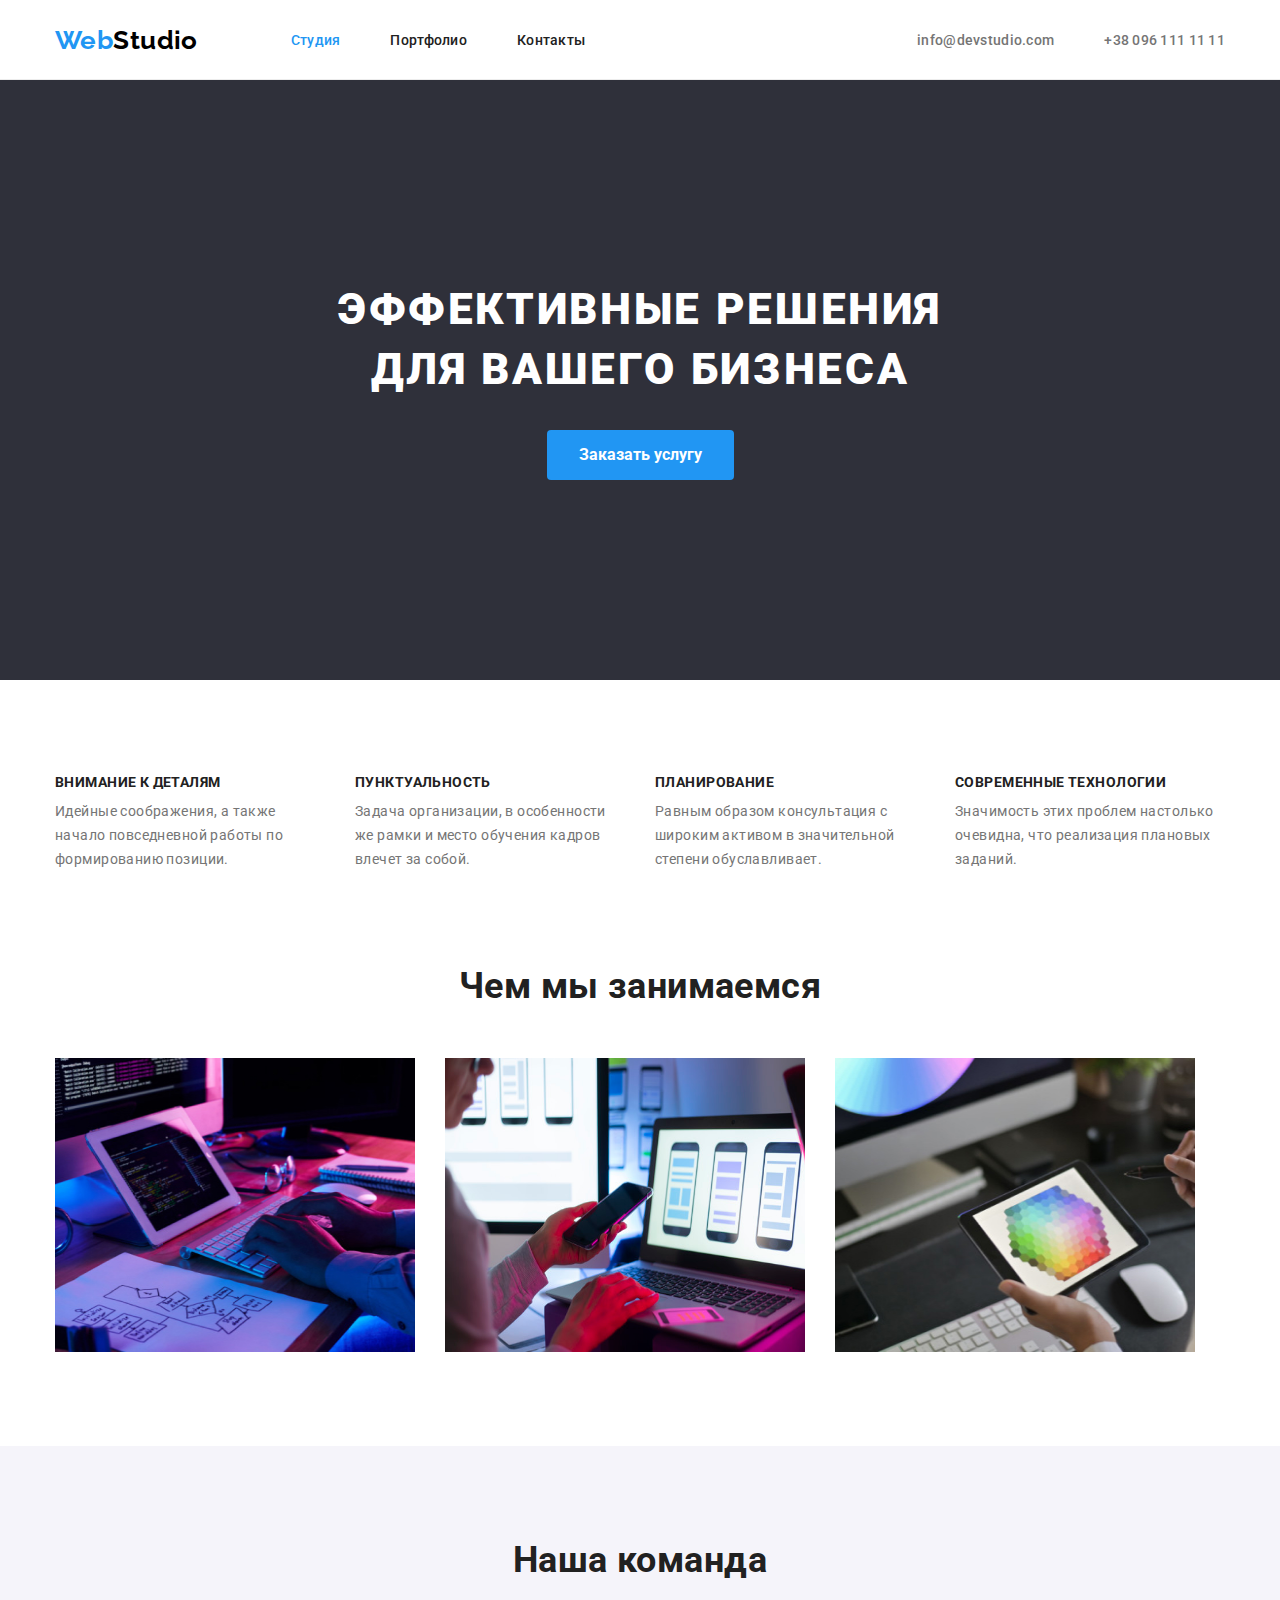
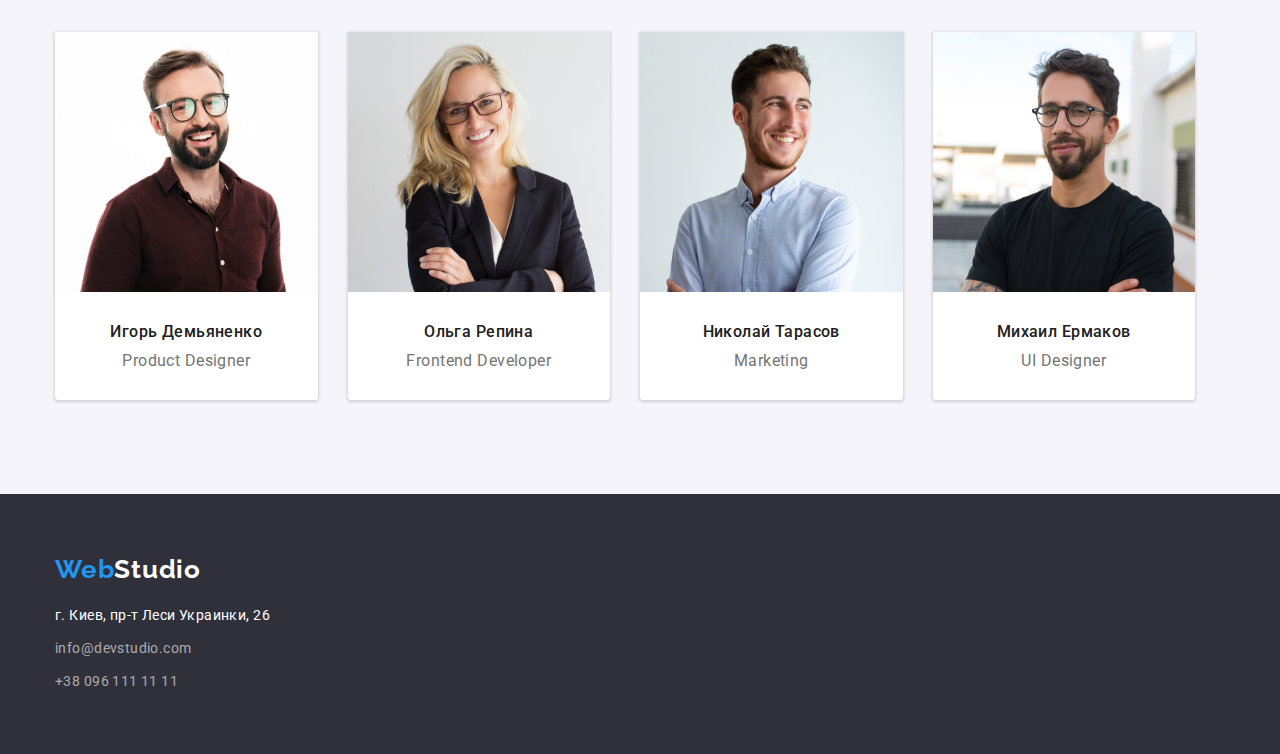
<file: index.html>
<!DOCTYPE html>
<html lang="ru">
   <head>
      <meta charset="UTF-8" />
      <meta http-equiv="X-UA-Compatible" content="IE=edge" />
      <meta name="viewport" content="width=device-width, initial-scale=1.0" />
      <title>studio</title>
      <link rel="stylesheet" href="css/modern-normalize.css" />
      <link rel="preconnect" href="https://fonts.gstatic.com" />
      <link
         href="https://fonts.googleapis.com/css2?family=Raleway:wght@700&family=Roboto:wght@400;500;700;900&display=swap"
         rel="stylesheet"
      />

      <link rel="stylesheet" href="css/style.css" />
   </head>
   <body>
      
      <header class="header-part">

         <!-- Logo and Navigation -->
         <div class="container header-line">
            <a class="logo-link" href=""
               ><span class="blue-logo-part">Web</span>Studio</a>
               <nav class="navigation-list">
               <ul>
                  <li>
                     <a href="" class="active">Студия</a>
                  </li>
                  <li>
                     <a href="./portfolio.html">Портфолио</a>
                  </li>
                  <li>
                     <a href="#contacts">Контакты</a>
                  </li>
               </ul>
               </nav>

            <!-- Contacts -->
            <ul class="contacts-list">
               <li class="contact-list item">
                  <a class="contact-list link" href="mailto:info@devstudio.com" >info@devstudio.com</a>
               </li>
               <li class="contact-list item" >
                  <a class="contact-list link" href="tel:+380961111111" >+38 096 111 11 11</a>
               </li>
            </ul>
         </div>
      </header>

      <main>
         <!-- Hero -->
         <section class="hero-part">
            <div class="container">
               <h1 class="hero-header">
                  Эффективные решения для вашего бизнеса
               </h1>
                 <button class="hero-button" type="button">
                  Заказать услугу
               </button>
            </div>
         </section>

         <!-- Feature List -->
         <section class="section">
            <div class="container features">
               <!-- Hidden h2 -->
               <h2 class="hidden-header">Особенности</h2>
               
               <ul>
                  <li>
                     <h3>Внимание к деталям</h3>
                     <p>
                        Идейные соображения, а также начало повседневной работы
                        по формированию позиции.
                     </p>
                  </li>
                  <li>
                     <h3>Пунктуальность</h3>
                     <p>
                        Задача организации, в особенности же рамки и место
                        обучения кадров влечет за собой.
                     </p>
                  </li>
                  <li>
                     <h3>Планирование</h3>
                     <p>
                        Равным образом консультация с широким активом в
                        значительной степени обуславливает.
                     </p>
                  </li>
                  <li>
                     <h3>Современные технологии</h3>
                     <p>
                        Значимость этих проблем настолько очевидна, что
                        реализация плановых заданий.
                     </p>
                  </li>
               </ul>
            </div>
         </section>

         <!-- What we do -->
         <section class="section business">
            <div class="container business-part">
               <h2>Чем мы занимаемся</h2>
               <ul class="business-part-list">
                  <li class="business-part-list item">
                     <img
                        src="images/box1.jpg"
                        width="370"
                        height="294"
                        alt="desk"
                     />
                  </li>
                  <li class="business-part-list item">
                     <img
                        src="images/box2.jpeg"
                        width="370"
                        height="294"
                        alt="phone"
                     />
                  </li>
                  <li class="business-part-list item">
                     <img
                        src="images/box3.jpg"
                        width="370"
                        height="294"
                        alt="tablet"
                     />
                  </li>
               </ul>
            </div>
         </section>

         <!-- Our team -->
         <section class="section our-team">
            <div class="container team-members">
               <h2>Наша команда</h2>
               <ul class="team-members-list" >
                  <li class="team-members-list-item">
                     <img
                        src="images/photo1.jpg"
                        width="270"
                        height="260"
                        alt="teammate-ihor"
                     />
                     <div class="card-description">
                        <h3>Игорь Демьяненко</h3>
                        <p>Product Designer</p>
                     </div>
                  </li>
                  <li class="team-members-list-item">
                     <img
                        src="images/photo2.jpg"
                        width="270"
                        height="260"
                        alt="teammate-olha"
                     />
                     <div class="card-description">
                        <h3>Ольга Репина</h3>
                        <p>Frontend Developer</p>
                     </div>
                  </li>
                  <li class="team-members-list-item">
                     <img
                        src="images/photo3.jpg"
                        width="270"
                        height="260"
                        alt="teammate-nick"
                     />
                     <div class="card-description">
                        <h3>Николай Тарасов</h3>
                        <p>Marketing</p>
                     </div>
                  </li>
                  <li class="team-members-list-item">
                     <img
                        src="images/photo4.jpg"
                        width="270"
                        height="260"
                        alt="teammate-mihail"
                     />
                     <div class="card-description">
                        <h3>Михаил Ермаков</h3>
                        <p>UI Designer</p>
                     </div>
                  </li>
               </ul>
            </div>
         </section>
      </main>

      <footer class="footer-part">
         <div class="container">
            <a class="logo-link-footer" href=""
               ><span class="blue-logo-part">Web</span>Studio</a
            >

            <!-- Address Section -->
            <address class="contacts">
               <ul>
                  <li>г. Киев, пр-т Леси Украинки, 26
                  </li>
                  <li>
                     <a href="mailto:info@devstudio.com">info@devstudio.com</a>
                  </li>
                  <li><a href="tel:+380961111111">+38 096 111 11 11</a>
                  </li>
               </ul>
            </address>
         </div>
      </footer>
   </body>
</html>
</file>
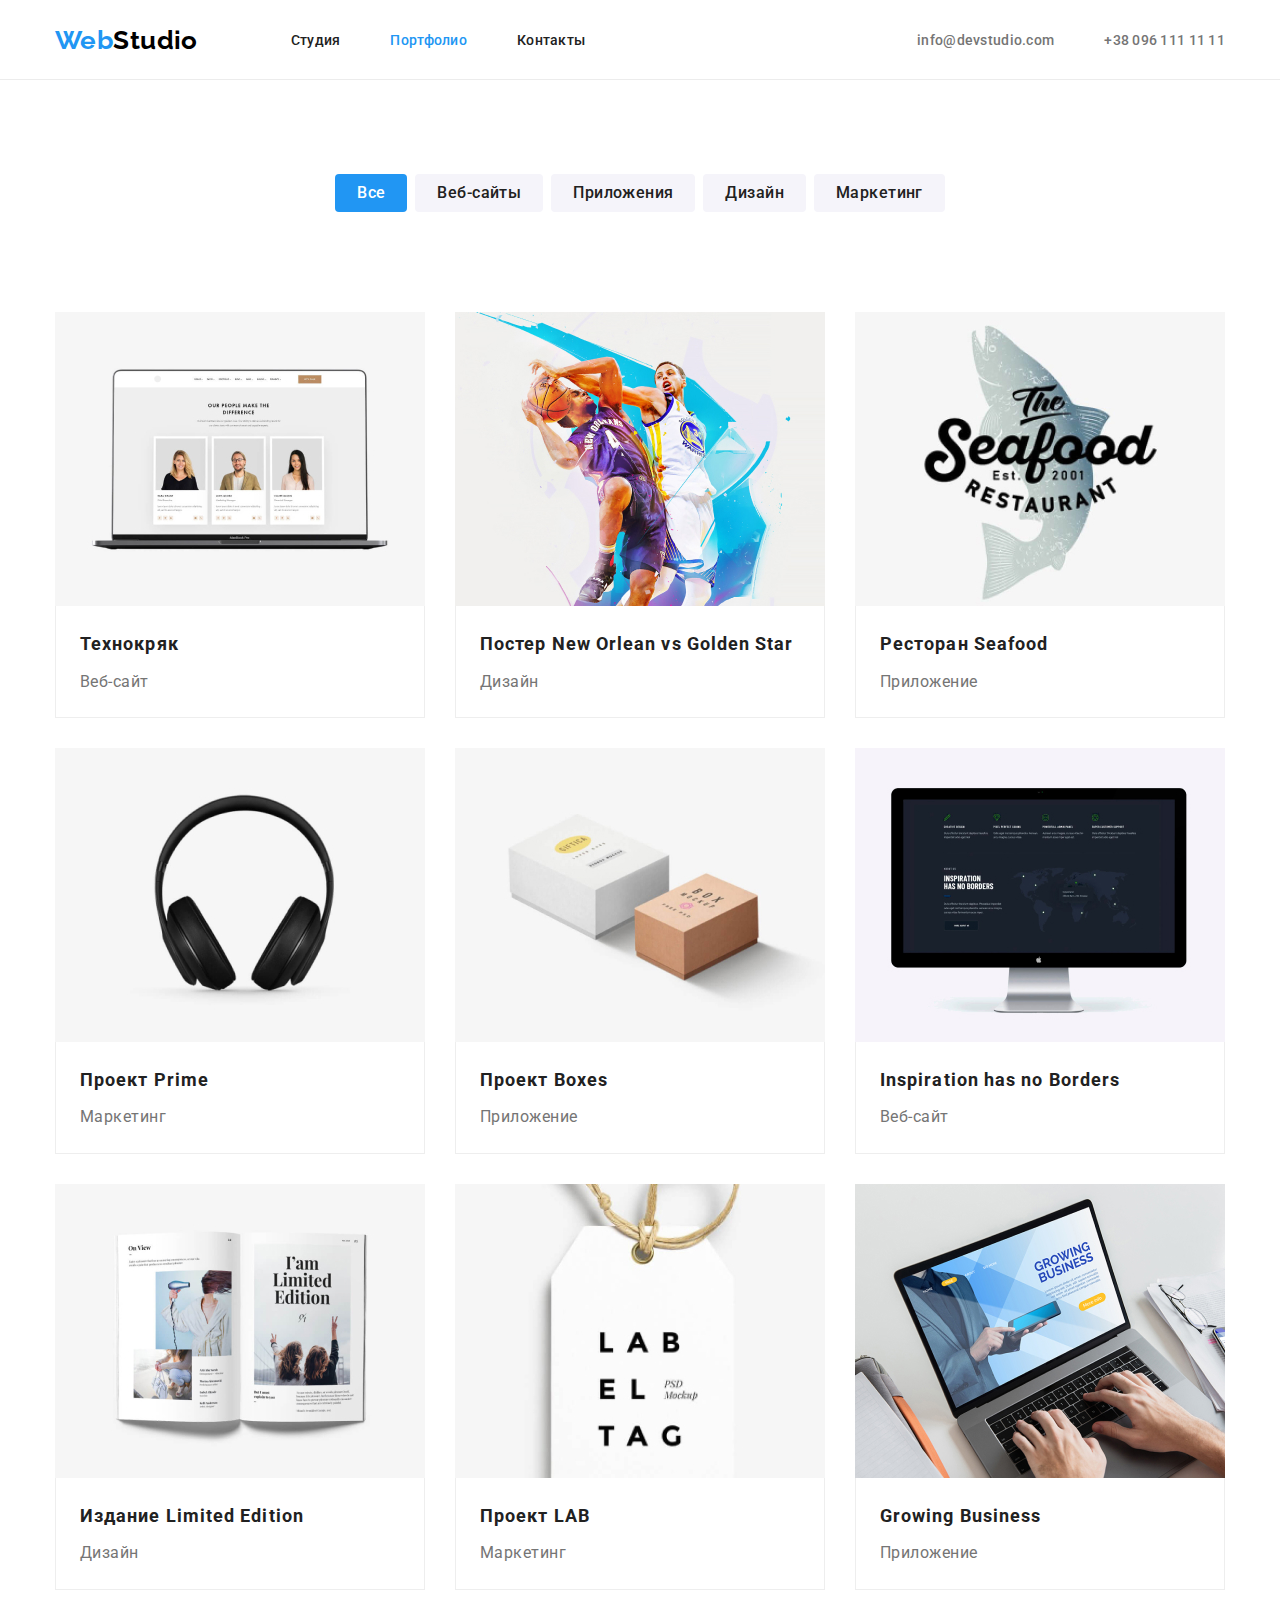
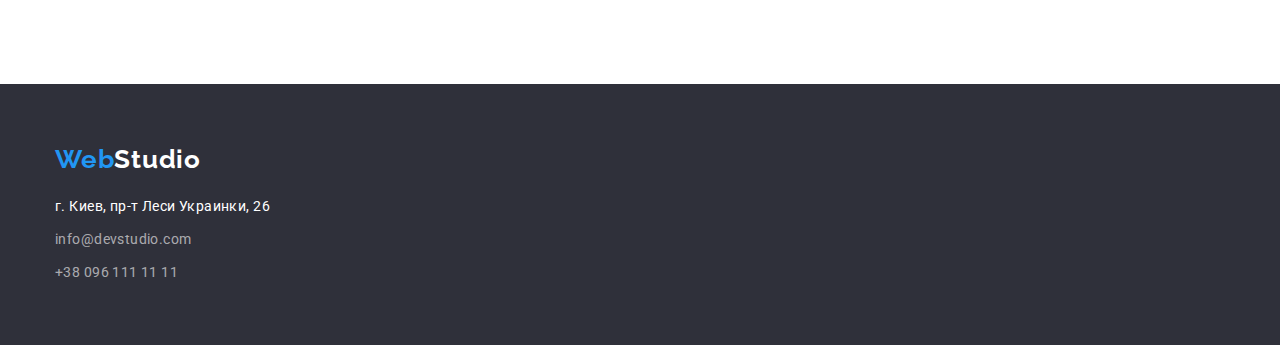
<file: portfolio.html>
<!DOCTYPE html>
<html lang="ru">
   <head>
      <meta charset="UTF-8" />
      <meta http-equiv="X-UA-Compatible" content="IE=edge" />
      <meta name="viewport" content="width=device-width, initial-scale=1.0" />
      <title>portfolio</title>
      <link rel="stylesheet" href="css/modern-normalize.css" />
      <link rel="preconnect" href="https://fonts.gstatic.com" />
      <link
         href="https://fonts.googleapis.com/css2?family=Raleway:wght@700&family=Roboto:wght@400;500;700;900&display=swap"
         rel="stylesheet"
      />

      <link rel="stylesheet" href="css/style.css" />
   </head>
   <body>

      <header class="header-part">

         <!-- Logo and Navigation -->
         <div class="container header-line">
            <a class="logo-link" href=""
               ><span class="blue-logo-part">Web</span>Studio</a>
               <nav class="navigation-list">
               <ul>
                  <li>
                     <a href="./index.html" >Студия</a>
                  </li>
                  <li>
                     <a href="" class="active">Портфолио</a>
                  </li>
                  <li>
                     <a href="#contacts">Контакты</a>
                  </li>
               </ul>
               </nav>

            <!-- Contacts -->
            <ul class="contacts-list">
               <li class="contact-list item">
                  <a class="contact-list link" href="mailto:info@devstudio.com" >info@devstudio.com</a>
               </li>
               <li class="contact-list item" >
                  <a class="contact-list link" href="tel:+380961111111" >+38 096 111 11 11</a>
               </li>
            </ul>
         </div>
      </header>

      <main>

         <!-- Filter Section -->
         <section class="section">
            <div class="container portfolio">
               <!-- Hidden h2 -->
               <h2 class="hidden-header">фильтр и примеры работ</h2>

               <ul class="filter-list">
                  <li class="filter-list item"><button class="filter-link-blue" type="button">Все</button>
                  </li>
                  <li class="filter-list item"><button type="button">Веб-сайты</button>
                  </li>
                  <li class="filter-list item"><button type="button">Приложения</button>
                  </li>
                  <li class="filter-list item"><button type="button">Дизайн</button>
                  </li>
                  <li class="filter-list item"><button type="button">Маркетинг</button>
                  </li>
               </ul>

               <!-- Examples Section -->
               <ul class="pattern-list">
                  <li class="pattern-list item">
                     <a href=""
                        ><img
                           src="./images/example1.jpg"
                           alt="laptop monitor"
                           width="370"
                        />
                        <div class="pattern-card-description">
                           <h3>Технокряк</h3>
                           <p>Веб-сайт</p>
                        </div>
                     </a>
                  </li>
                  <li class="pattern-list item">
                     <a href=""
                        ><img
                           src="./images/example2.jpg"
                           alt="bascketball poster"
                           width="370"
                        />
                        <div class="pattern-card-description">
                           <h3>Постер New Orlean vs Golden Star</h3>
                           <p>Дизайн</p>
                        </div>
                     </a>
                  </li>
                  <li class="pattern-list item">
                     <a href=""
                        ><img
                           src="./images/example3.jpg"
                           alt="seafood restaurant"
                           width="370"
                        />
                        <div class="pattern-card-description">
                           <h3>Ресторан Seafood</h3>
                           <p>Приложение</p>
                        </div>
                     </a>       
                 </li>
                  <li class="pattern-list item">
                     <a href=""
                        ><img
                           src="./images/example4.jpg"
                           alt="headphones"
                           width="370"
                        />
                        <div class="pattern-card-description">
                           <h3>Проект Prime</h3>
                           <p>Маркетинг</p>
                        </div>
                     </a>
                  </li>
                  <li class="pattern-list item">
                     <a href=""
                        ><img
                           src="./images/example5.jpg"
                           alt="boxes"
                           width="370"
                        />
                        <div class="pattern-card-description">
                           <h3>Проект Boxes</h3>
                           <p>Приложение</p>
                        </div>
                     </a>
                  </li>
                  <li class="pattern-list item">
                     <a href=""
                        ><img
                           src="./images/example6.jpg"
                           alt="desktop monitor "
                           width="370"
                        />
                        <div class="pattern-card-description">
                           <h3>Inspiration has no Borders</h3>
                           <p>Веб-сайт</p>
                        </div>
                     </a>
                  </li>
                  <li class="pattern-list item">
                     <a href=""
                        ><img
                           src="./images/example7.jpg"
                           alt="book"
                           width="370"
                        />
                        <div class="pattern-card-description">
                           <h3>Издание Limited Edition</h3>
                           <p>Дизайн</p>
                        </div>
                     </a>
                  </li>
                  <li class="pattern-list item">
                     <a href=""
                        ><img src="./images/example8.jpg" 
                        alt="tag" 
                        width="370" 
                        />
                        <div class="pattern-card-description">
                           <h3>Проект LAB</h3>
                           <p>Маркетинг</p>
                        </div>
                     </a>
                  </li>
                  <li class="pattern-list item">
                     <a href=""
                        ><img
                           src="./images/example9.jpg"
                           alt="hands on laptop"
                           width="370"
                        />
                        <div class="pattern-card-description">
                           <h3>Growing Business</h3>
                           <p>Приложение</p>
                        </div>
                     </a>
                  </li>
               </ul>
            </div>
         </section>
      </main>

      <footer class="footer-part">
         <div class="container">
            <a class="logo-link-footer" href=""
               ><span class="blue-logo-part">Web</span>Studio</a
            >

            <!-- Address Section -->
            <address class="contacts">
               <ul>
                  <li>г. Киев, пр-т Леси Украинки, 26
                  </li>
                  <li>
                     <a href="mailto:info@devstudio.com">info@devstudio.com</a>
                  </li>
                  <li><a href="tel:+380961111111">+38 096 111 11 11</a>
                  </li>
               </ul>
            </address>
         </div>
      </footer>
      
   </body>
</html>
</file>
<file: css/style.css>
/* цвет основного текста : #212121;
 */

 /* цвет вторичного текста : #757575;
 */

 /* белый #FFFFFF */

 /* акцет #2196F3 */

 /*основной цвет фона #FFFFFF  */

/* вторичный цвет фона #F5F4FA */

:root {
   --main-color: #fff;
   --main-text-color: #212121;
   --second-text-color: #757575;
   --special-color: #2196f3;
   --main-font: "Roboto", sans-serif;
   --bg-hero-footer: #2f303a;
   --bg-team-filter: #f5f4fa;
   --basic-card-gap:30px;
}
body {
   font-family: var(--main-font);
   font-size: 14px;
   line-height: 1.142;
   font-weight: 400;
   letter-spacing: 0.03em;
   color: var(--main-text-color);
   background: var(--main-color);
}

/* Общий контейнер для всех */
.container {
   width: 1200px;
   margin: 0 auto;
   padding: 0 15px;
}
.container .business-part ,
.container .team-members,
.footer-part .container ,
.container .portfolio { 
   flex-direction: column; 
}
.section {
   padding: 94px 0 94px 0;
}
.header-line {
   display: flex;
   align-items: center;
}

/* Убирается зазор между картинками и делает их элементом:block
для our team и pattern list */
img {
   display: block;
   max-width: 100%;
}

/* Шапка сайта */
.header-part {
   height: 80px;
   border-bottom: 1px solid #ececec;
}

/* Лого */

/* Лого голубая часть */
.blue-logo-part {
   color: var(--special-color);
   font-family: "Raleway";
}

/* Стилизация лого */
.logo-link {
   text-decoration: none;
   color: #000;
   font-family: "Raleway";
   font-weight: 700;
   font-size: 26px;
   line-height: 1.192;
   letter-spacing: inherit;
}

/* навигация сайта и контакты */
.navigation-list {
   width: 294px;
   margin-left:93px;
}
.navigation-list li{
   margin-right: 50px;
}
.navigation-list li:last-child{
   margin-right: 0;
}
.contacts-list {
   margin-left: auto;
}
.contacts-list li:last-child {
   margin-left: 50px;
}
.header-part ul {
   display: flex;
}

/* Стили навигации и контактов */
.navigation-list a {
   display: block;
   font-weight: 500;
   font-size:inherit;
   line-height: inherit;
   letter-spacing: 0.02em;
   color: var(--main-text-color);
   text-decoration: none;
   padding: 32px 0 32px 0;
}
.contacts-list .link{
   display: block;
   text-decoration: none;
   font-weight: 500;
   font-size: inherit;
   line-height: inherit;
   letter-spacing: 0.02em;
   color: var(--second-text-color);
   padding: 32px 0 32px 0;
}
.navigation-list a:hover,
.contacts-list .link:hover,
.navigation-list a:focus,
.contacts-list .link:focus,
a.active {
   color: var(--special-color);
}

/* Студия  */

/* Герой */
.hero-part {
   background: var(--bg-hero-footer); 
   padding:200px 0 ;
}
.hero-part .container {
   flex-direction: column;
}
.hero-header {
   width: 696px;
   color:var(--main-color);
   text-align: center;
   font-size: 44px;
   font-weight: 900;
   line-height: 1.36;
   text-transform: uppercase;
   letter-spacing: 0.06em;
   margin-left: auto;
   margin-right: auto;
   margin-bottom:var(--basic-card-gap);
}
.hero-button {
   display: block;
   margin: 0 auto;
   font-family: inherit;
   color:var(--main-color);
   font-weight: 700;
   font-size: 16px;
   line-height: 1.875;
   letter-spacing: 0.06;
   background:var(--special-color);
   border-radius: 4px;
   border: 0;
   padding:10px 32px;
}
.hero-button:hover {
   cursor: pointer;
}

/* Особенности работы */
.features {
   display: flex;
}

/* Скрытый h1 */
.hidden-header {
   display: none;
}
.features ul {
   width: 100%;
   display: inherit;
   justify-content: space-around;
}
.features li {
   width: 270px;
   margin-right:var(--basic-card-gap);
}
.features li:last-child{
   margin-right: 0;
}
.features h3 {
   text-transform: uppercase;
   font-size: inherit;
   font-weight: 700;
   line-height: inherit;
}
.features p {
   margin-top: 10px;
   line-height: 1.714;
   letter-spacing: 0.03em;
   color: var(--second-text-color);
}

/* Чем мы занимаемся*/
.business {
   padding: 0px 0 94px 0;
}

.business h2 {
   font-weight: bold;
   font-size: 36px;
   line-height: 1.166;
   text-align: center;
}
.business-part-list {
   display: flex;
   margin-top:50px;
}
.business-part-list .item {
   margin-right: var(--basic-card-gap);
   margin-top: 0;
}
.business-part-list .item :last-child {
   margin-right: 0;
}

/* Наша команда */
.our-team {
   background-color:var(--bg-team-filter);
}
.our-team h2 {
   font-weight: bold;
   font-size: 36px;
   line-height: 1.166;
   text-align: center;
   letter-spacing: inherit;
}
.team-members-list {
   display: flex;
   margin-top:50px;
}
.team-members-list-item {
   background-color: var(--main-color);
   border-radius: 0px 0px 3px 3px;
   box-shadow: 0 1px 3px 1px rgba(0, 0, 0, 0.15);
   margin-right: var(--basic-card-gap);
}
.team-members-list-item :last-child{
   margin-right: 0;
}
.card-description {
   padding:30px;
}
.our-team h3 {
   font-weight: 500;
   font-size: 16px;
   text-align: center;
   line-height: 1.187;
   letter-spacing: inherit;
}
.our-team p {
   font-size:16px;
   letter-spacing: inherit;
   text-align: center;
   line-height: 1.187;
   margin-top: 10px;
   color: var(--second-text-color);
 
}

/* Футер */
.footer-part {
   background-color:var(--bg-hero-footer);
   padding: 60px 0;
}
.logo-link-footer {
   text-decoration: none;
   color:var(--main-color);
   font-family: "Raleway";
   font-weight: 700;
   font-size: 26px;
   line-height: 1.192;
   letter-spacing: 0.03em;
}
.contacts {
   margin-top: 20px;
}
.footer-part ul {
   justify-content: space-between;
}
.footer-part li {
   line-height: 1.714;
   letter-spacing: inherit;
   font-style: normal;
   color:var(--main-color);
   margin-bottom: 9px;
}
.footer-part li:last-child {
margin-bottom: 0;
}
.footer-part ul a {
   color: #ffffff99;
   font-style: normal;
   line-height: 1.714;
   letter-spacing:inherit;
   text-decoration:none;
}
.footer-part ul a:hover {
   color: var(--special-color);
}

/* Портфолио */

.filter-list {
   justify-content: center;
   margin-bottom: 50px;
   display:flex;
}
.filter-list .item {
    margin-right:8px;
}
.filter-list .item:last-child{
   margin-right:0;
}
.filter-list .filter-link-blue {
   background-color: var(--special-color);
   color: var(--main-color);
}
.filter-list button {
   padding: 6px 22px;
   background-color: var(--bg-team-filter);
   font-size: 16px;
   font-weight: 500;
   letter-spacing: inherit;
   line-height: 1.625;
   border: 0;
   border-radius: 4px;
   color:var(--main-text-color);
}
.filter-list button:hover,
.filter-list button:focus {
   background: var(--special-color);
   color:var(--main-color);
   box-shadow: 1px 3px 1px 0px rgba(0, 0, 0, 0.3);
   cursor: pointer;
}

/* Примеры на странице Портфолио */
.pattern-list {
   margin-top:calc(-1* var(--basic-card-gap));
   margin-left:calc(-1* var(--basic-card-gap));
   display:flex;
   flex-wrap: wrap;
}
.pattern-list a {
   text-decoration: none;
}
.pattern-list .item{
   background-color: var(--main-color);
   margin-left: var(--basic-card-gap);
   margin-top: var(--basic-card-gap);
} 
.pattern-list .item :nth-child(3) {
   margin-right: 0;
}
.pattern-card-description {
 padding:20.43px  24px; 
 border-left: 1px solid #eee;
 border-right: 1px solid #eee;
 border-bottom: 1px solid #eee;
} 
.pattern-list h3 {
   font-weight: bold;
   font-size: 18px;
   line-height: 2;
   letter-spacing: 0.06em;
   color: var(--main-text-color);
}
.pattern-list p {
  margin-top: 4.09px;
   font-size: 16px;
   line-height: 1.875;
   letter-spacing: 0.03em;
   color: var(--second-text-color);
}
</file>
